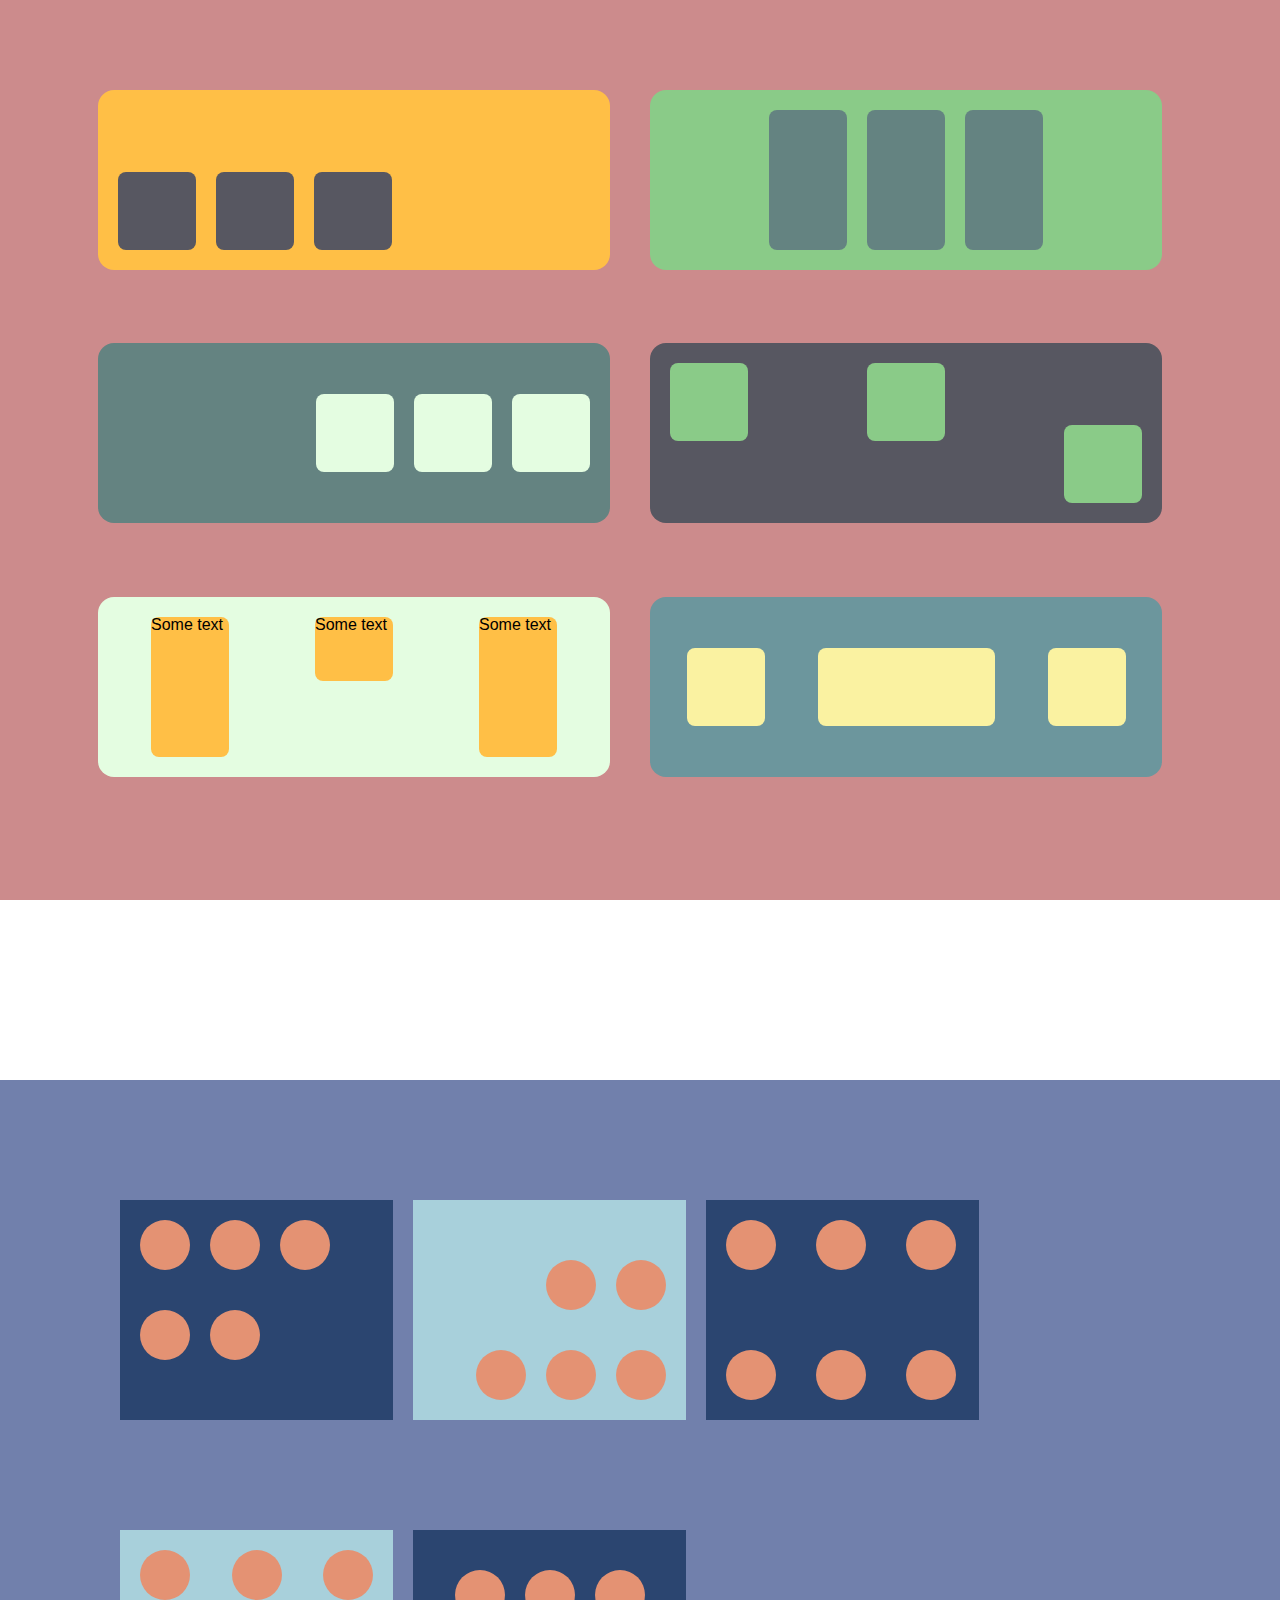
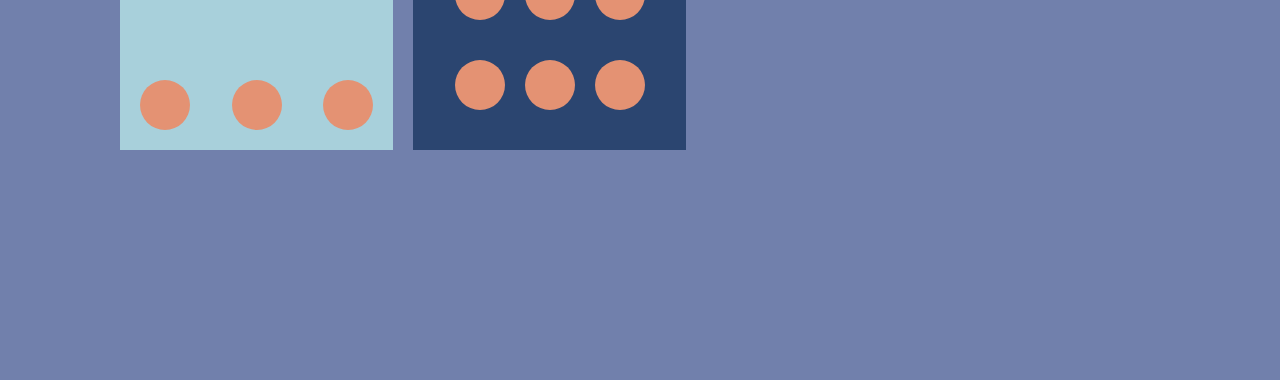
<file: 08_FlexBox/index.html>
<!DOCTYPE html>
<html lang="en">
<head>
    <meta charset="UTF-8">
    <meta name="viewport" content="width=device-width, initial-scale=1.0">
    <title>Document</title>
    <link rel="stylesheet" href="style.css">
</head>
<body>
    <main class="main-container">
        <div class="first-div-container">

            <div class="ribon-div first-ribon-div" >
                <div class="squares-div"></div>
                <div class="squares-div"></div>
                <div class="squares-div"></div>
            </div>

            <div class="ribon-div second-ribon-div">
                <div class="squares-div"></div>
                <div class="squares-div"></div>
                <div class="squares-div"></div>
            </div>

            <div class="ribon-div third-ribon-div">
                <div class="squares-div"></div>
                <div class="squares-div"></div>
                <div class="squares-div"></div>
            </div>

            <div class="ribon-div fourth-ribon-div">
                <div class="squares-div"></div>
                <div class="squares-div"></div>
                <div class="squares-div"></div>
            </div>

            <div class="ribon-div fifth-ribon-div">
                <div class="squares-div"><p>Some text</p></div>
                <div class="squares-div"><p>Some text</p></div>
                <div class="squares-div"><p>Some text</p></div>
            </div>

            <div class="ribon-div sixth-ribon-div">
                <div class="squares-div"></div>
                <div class="squares-div"></div>
                <div class="squares-div"></div>
            </div>
        </div>

        <div class="second-div-container">
            <div class="second-square-div">
                <div class="circle-div"></div>
                <div class="circle-div"></div>
                <div class="circle-div"></div>
                <div class="circle-div"></div>
                <div class="circle-div"></div>
            </div>
            <div class="second-square-div">
                <div class="circle-div"></div>
                <div class="circle-div"></div>
                <div class="circle-div"></div>
                <div class="circle-div"></div>
                <div class="circle-div"></div>
            </div>
            <div class="second-square-div">
                <div class="circle-div" ></div>
                <div class="circle-div" ></div>
                <div class="circle-div" ></div>
                <div class="circle-div" ></div>
                <div class="circle-div" ></div>
                <div class="circle-div" ></div>
            </div>
            <div class="second-square-div">
                <div class="circle-div"></div>
                <div class="circle-div"></div>
                <div class="circle-div"></div>
                <div class="circle-div"></div>
                <div class="circle-div"></div>
                <div class="circle-div"></div>
            </div>
            <div class="second-square-div">
                <div class="circle-div"></div>
                <div class="circle-div"></div>
                <div class="circle-div"></div>
                <div class="circle-div"></div>
                <div class="circle-div"></div>
                <div class="circle-div"></div>
            </div>
        </div>

    </main>
</body>
</html>
</file>
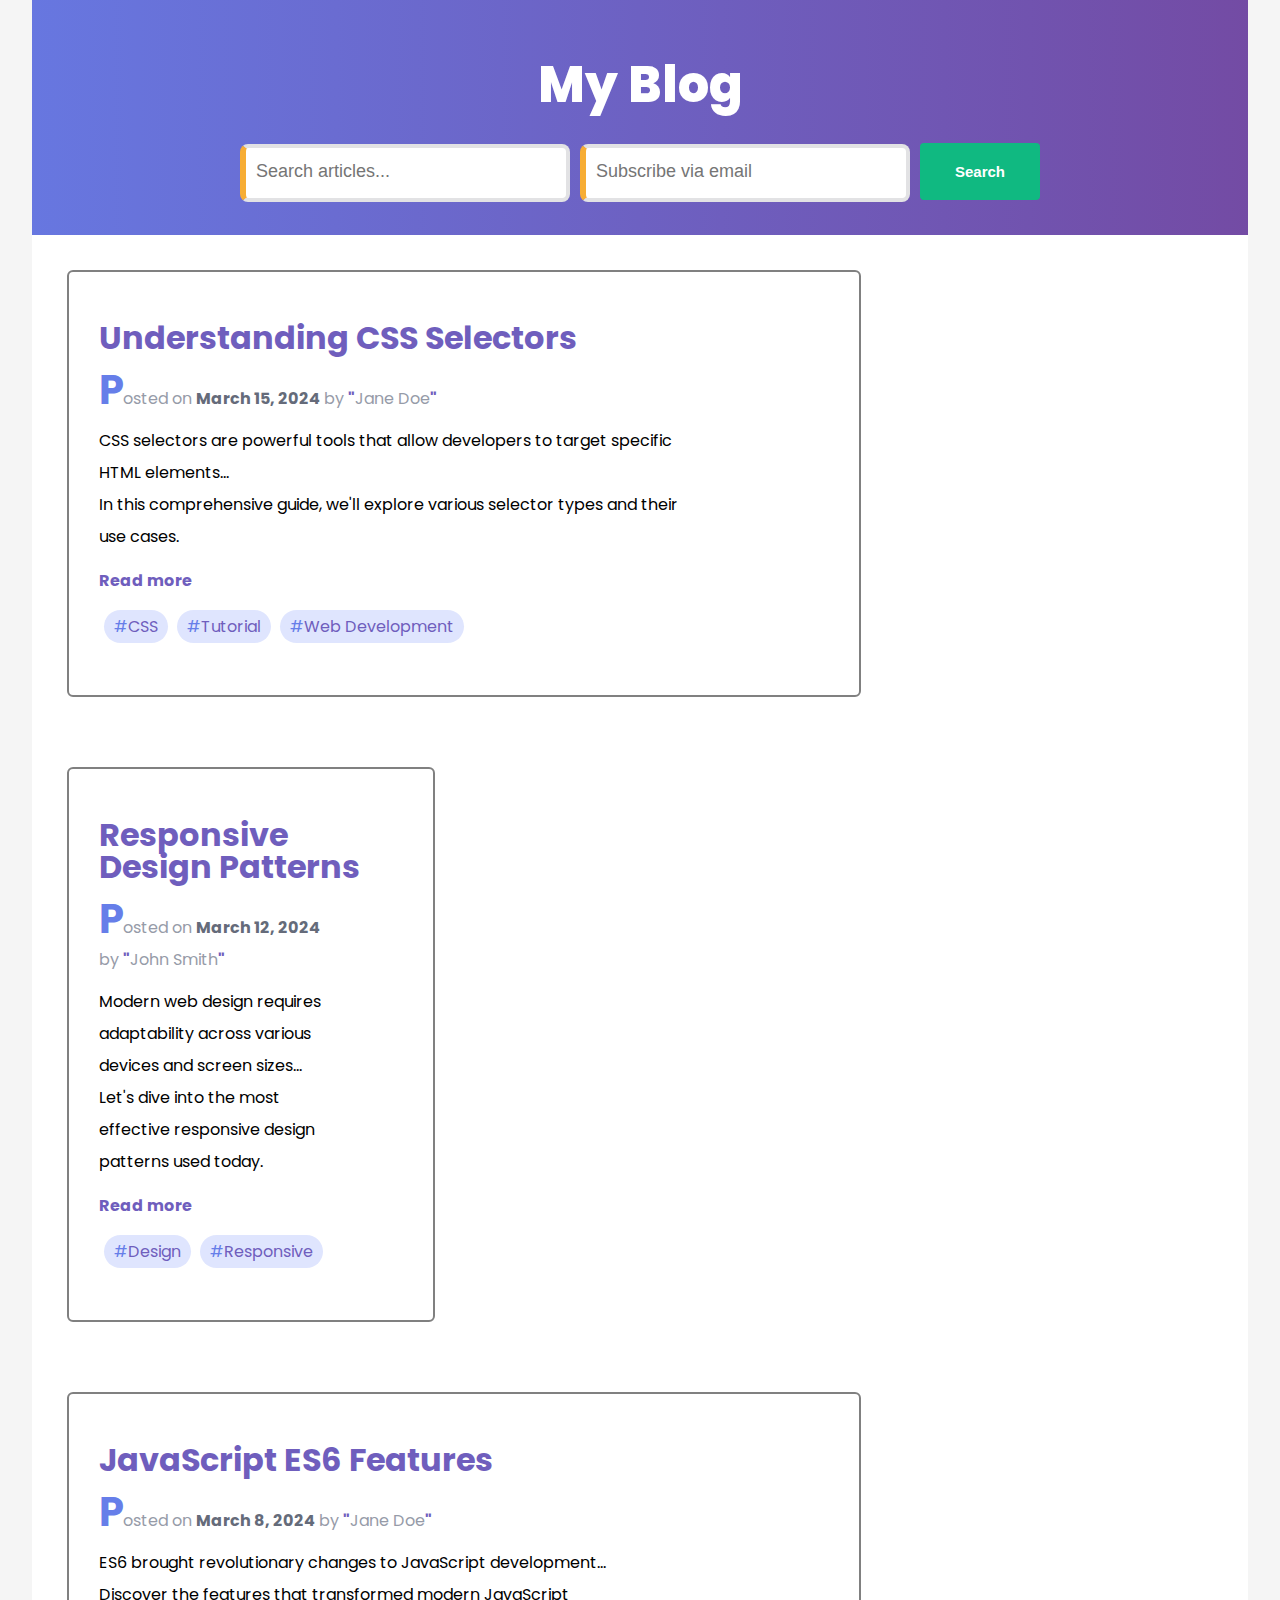
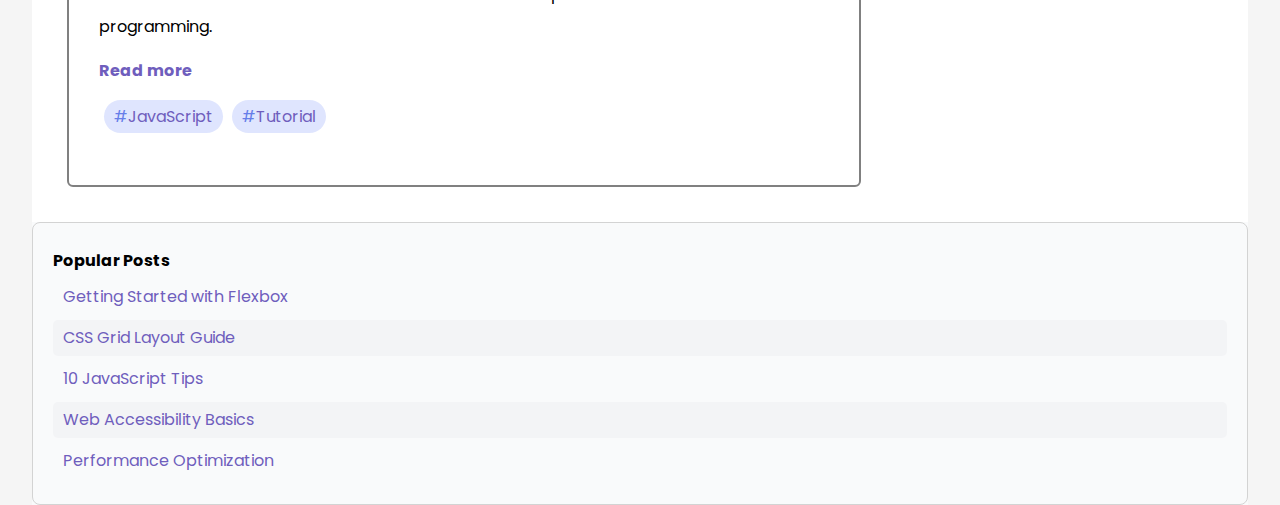
<file: 10_FlexBox/index.html>
<!DOCTYPE html>
<html lang="en">
<head>
    <meta charset="UTF-8">
    <meta name="viewport" content="width=device-width, initial-scale=1.0">
    <title>Blog Dashboard</title>
    <link rel="stylesheet" href="advanced-styles.css">
    
    <!-- Google fonts Poppies -->
    <link rel="preconnect" href="https://fonts.googleapis.com">
    <link rel="preconnect" href="https://fonts.gstatic.com" crossorigin>
    <link href="https://fonts.googleapis.com/css2?family=Poppins:ital,wght@0,100;0,200;0,300;0,400;0,500;0,600;0,700;0,800;0,900;1,100;1,200;1,300;1,400;1,500;1,600;1,700;1,800;1,900&display=swap" rel="stylesheet">
   

</head>
<body>
    <div class="container">
        <header>
            <h1 >My Blog</h1>
            <form class="search-form">
                <input type="text" placeholder="Search articles..." required>
                <input type="email" placeholder="Subscribe via email" required>
                <button type="submit">Search</button>
            </form>
        </header>

        <main>
            <article class="blog-post">
                <h2><a href="#post1">Understanding CSS Selectors</a></h2>
                <p class="meta">Posted on <time>March 15, 2024</time> by <span class="author">Jane Doe</span></p>
                <p>CSS selectors are powerful tools that allow developers to target specific HTML elements...</p>
                <p>In this comprehensive guide, we'll explore various selector types and their use cases.</p>
                <a href="#post1" class="read-more">Read more</a>
                <div class="tags">
                    <span class="tag">CSS</span>
                    <span class="tag">Tutorial</span>
                    <span class="tag">Web Development</span>
                </div>
            </article>

            <article class="blog-post">
                <h2><a href="#post2">Responsive Design Patterns</a></h2>
                <p class="meta">Posted on <time>March 12, 2024</time> by <span class="author">John Smith</span></p>
                <p>Modern web design requires adaptability across various devices and screen sizes...</p>
                <p>Let's dive into the most effective responsive design patterns used today.</p>
                <a href="#post2" class="read-more">Read more</a>
                <div class="tags">
                    <span class="tag">Design</span>
                    <span class="tag">Responsive</span>
                </div>
            </article>

            <article class="blog-post">
                <h2><a href="#post3">JavaScript ES6 Features</a></h2>
                <p class="meta">Posted on <time>March 8, 2024</time> by <span class="author">Jane Doe</span></p>
                <p>ES6 brought revolutionary changes to JavaScript development...</p>
                <p>Discover the features that transformed modern JavaScript programming.</p>
                <a href="#post3" class="read-more">Read more</a>
                <div class="tags">
                    <span class="tag">JavaScript</span>
                    <span class="tag">Tutorial</span>
                </div>
            </article>
        </main>

        <aside>
            <section class="widget">
                <h3>Popular Posts</h3>
                <ul>
                    <li><a href="#popular1">Getting Started with Flexbox</a></li>
                    <li><a href="#popular2">CSS Grid Layout Guide</a></li>
                    <li><a href="#popular3">10 JavaScript Tips</a></li>
                    <li><a href="#popular4">Web Accessibility Basics</a></li>
                    <li><a href="#popular5">Performance Optimization</a></li>
                </ul>
            </section>
        </aside>
    </div>
</body>
</html>
</file>
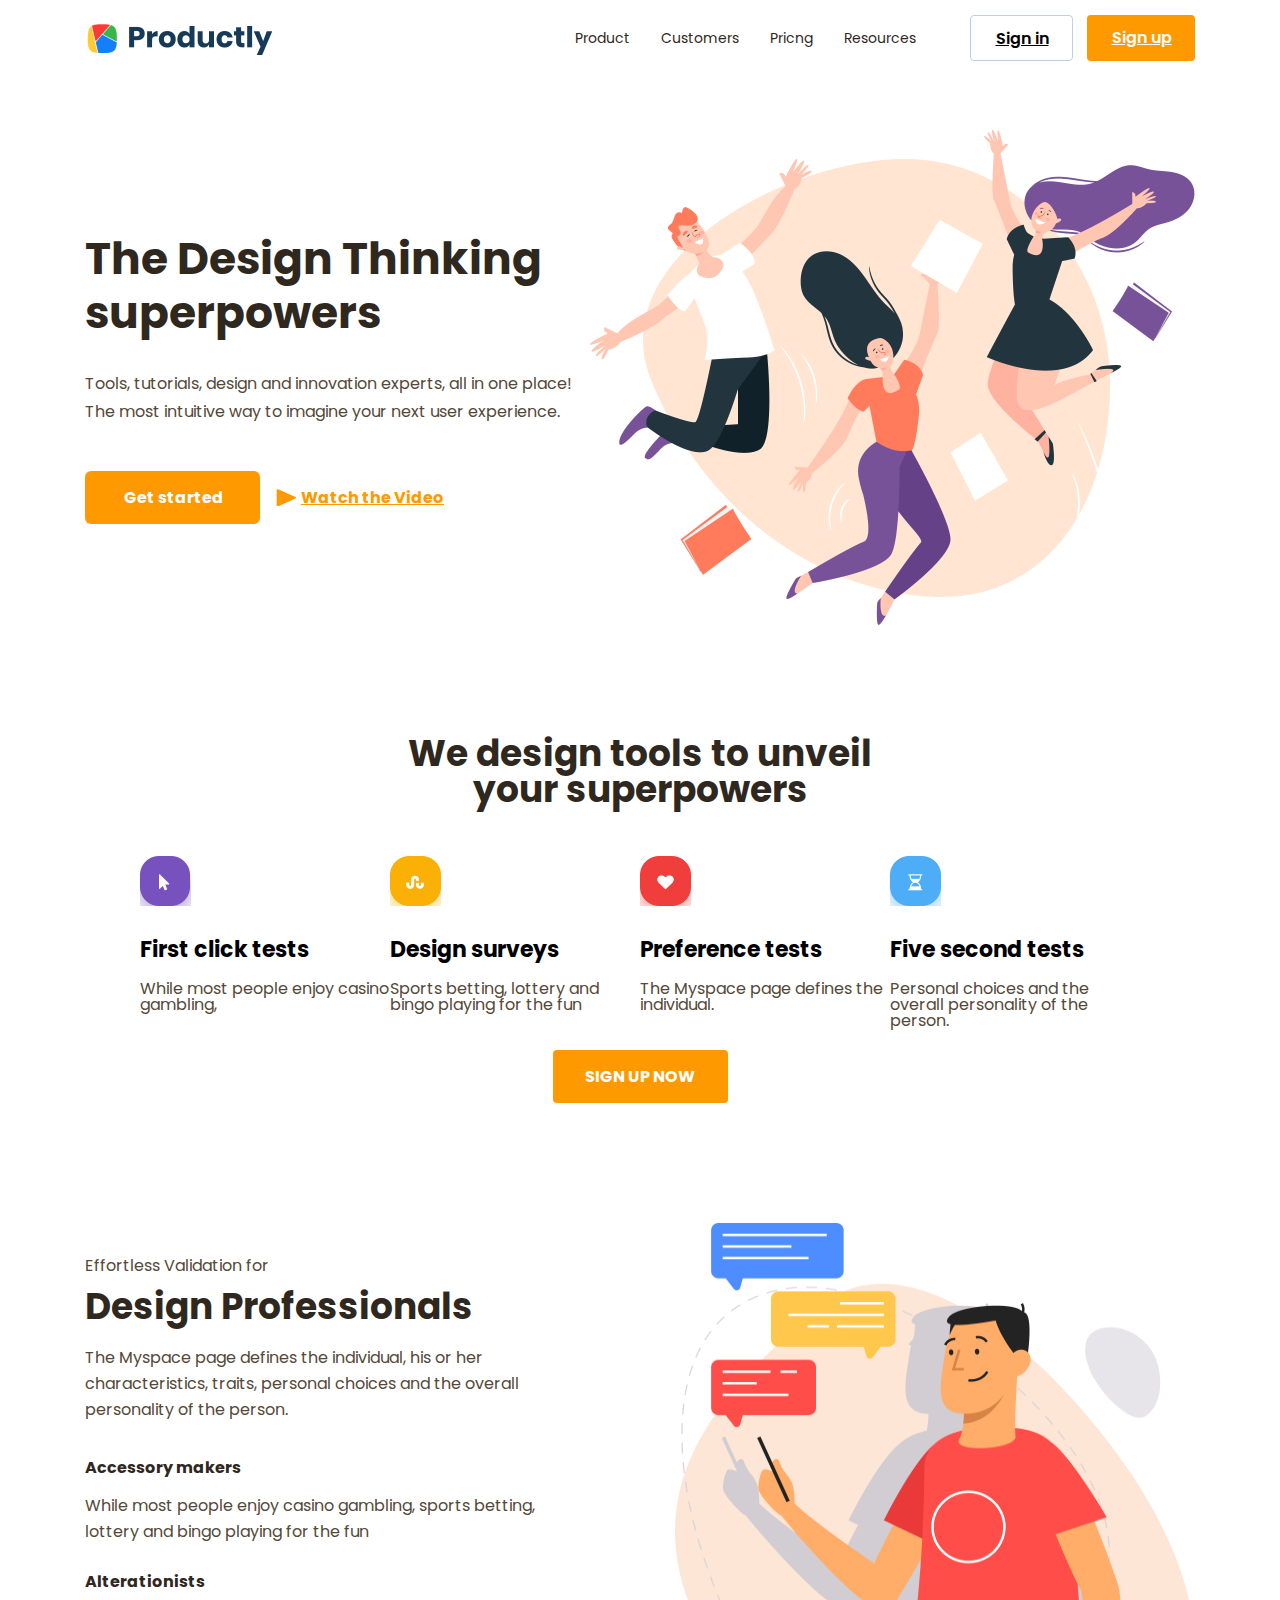
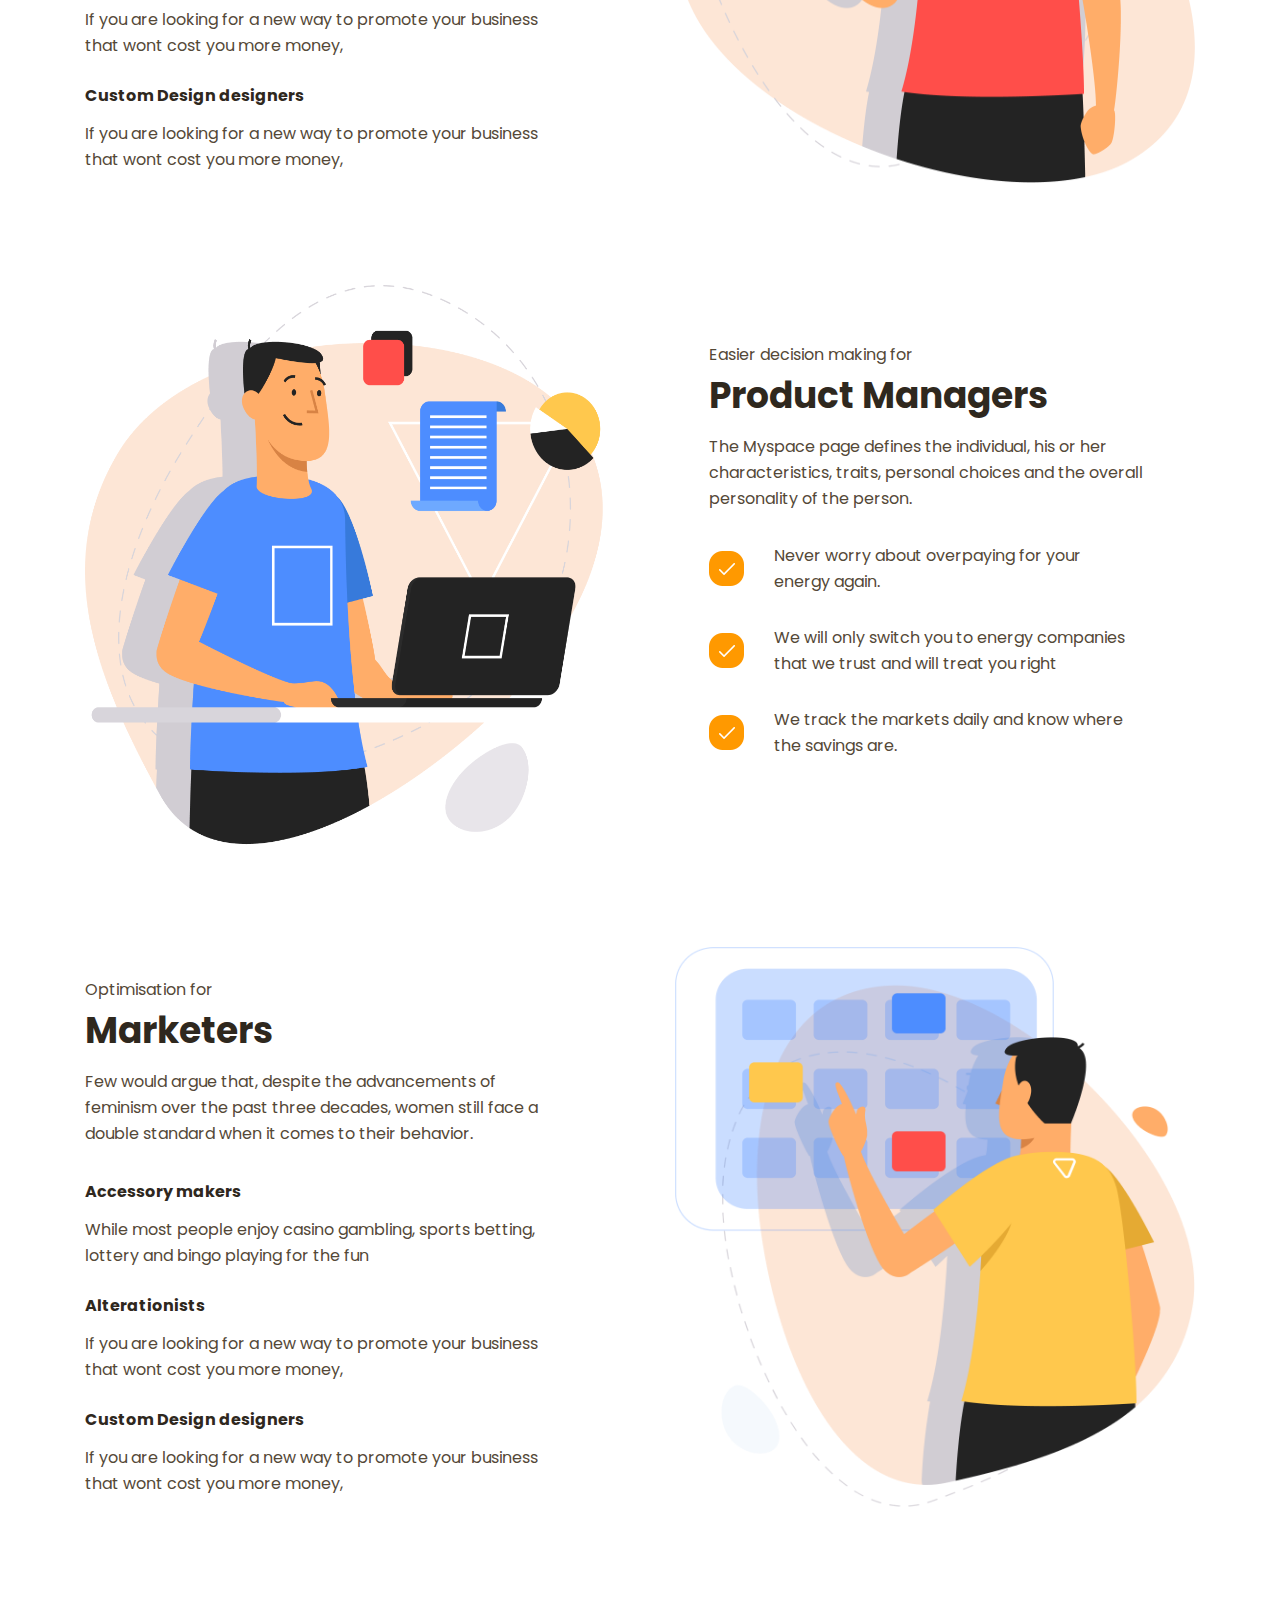
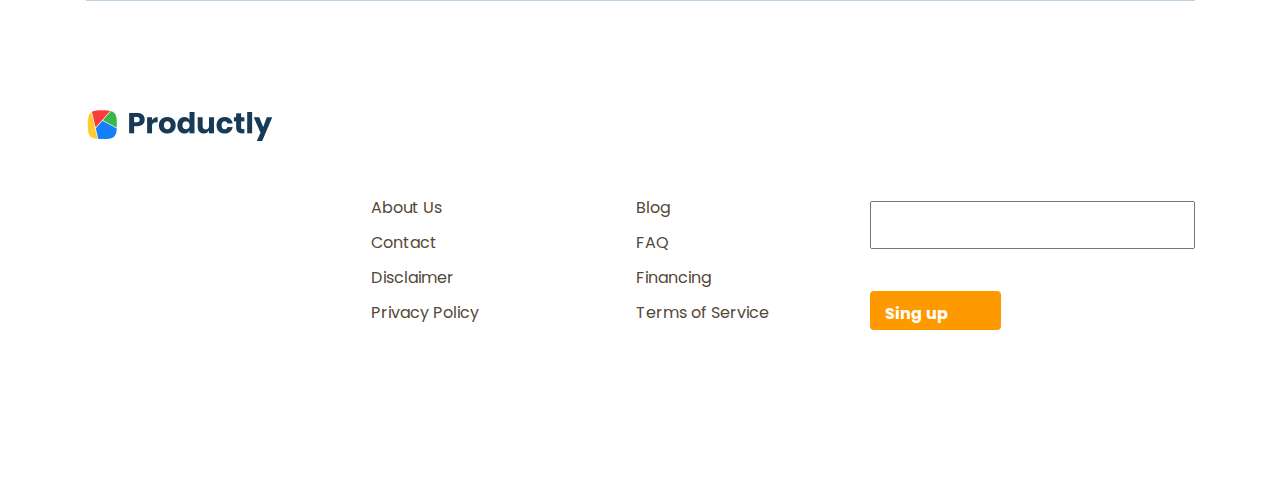
<file: 11_BEM/index.html>
<!DOCTYPE html>
<html lang="en">

<head>
  <meta charset="UTF-8">
  <meta name="viewport" content="width=device-width, initial-scale=1.0">
  <link rel="preconnect" href="https://fonts.googleapis.com">
  <link rel="preconnect" href="https://fonts.gstatic.com" crossorigin>
  <link
    href="https://fonts.googleapis.com/css2?family=Poppins:ital,wght@0,100;0,200;0,300;0,400;0,500;0,600;0,700;0,800;0,900;1,100;1,200;1,300;1,400;1,500;1,600;1,700;1,800;1,900&display=swap"
    rel="stylesheet">
  <link rel="stylesheet" href="style.css">
  <title>Document</title>
</head>

<body>
  <header class="main-header">
    <nav>
      <div class="container">
        <a class="logo" href="#">
          <img class="logo__img" src="./img/logo.png" alt="">
        </a>
        <div class="nav-bar">
          <ul class="nav-bar__list">
            <li class="nav-bar__item"><a class="nav-bar__item-content" href="#">Product</a></li>
            <li class="nav-bar__item"><a class="nav-bar__item-content" href="#">Customers</a></li>
            <li class="nav-bar__item"><a class="nav-bar__item-content" href="#">Pricng</a></li>
            <li class="nav-bar__item"><a class="nav-bar__item-content" href="#">Resources</a></li>
          </ul>
          <a href="#" class="btn btn-alt">Sign in</a>
          <a href="#" class="btn">Sign up</a>
        </div>
      </div>
    </nav>
  </header>

  <main class="main-content">
        <div class="hero">
            <div class="hero__content">
                <h1 class="hero__content-title">The Design Thinking superpowers</h1>
                <p class="hero__content-text">Tools, tutorials, design and innovation experts, all in one place! The most intuitive way to imagine your next user experience.</p>

                <div class="getStarted-div hero__buttons">
                    <a class="btn hero__button" href="#">Get started</a>
                    <div class="video-btn">
                        <img class="video-btn__img" src="./img/article-img/play-button-img.png" alt="#">
                        <a class="video-btn__btn" href="#" >Watch the Video</a>
                    </div>
                </div>
            </div>

            <img class="hero__img" src="./img/article-img/article-img1.png" alt="#">
        </div>

        <div class="sing-up">
            <h2 class="sing-up__title" >We design tools to unveil your superpowers</h2>
            <ul class="sing-up__content">
                <li class="sing-up-bulletpoint">
                    <img class="sing-up-bulletpoint__img" src="./img/singUp-img/img1.png" alt="">
                    <h3 class="sing-up-bulletpoint__title">First click tests</h3>
                    <p class="sing-up-bulletpoint__discription" >While most people enjoy casino gambling,</p>
                </li>
                <li class="sing-up-bulletpoint">
                    <img class="sing-up-bulletpoint__img" src="./img/singUp-img/img2.png" alt="" >
                    <h3 class="sing-up-bulletpoint__title">Design surveys</h3>
                    <p class="sing-up-bulletpoint__discription">Sports betting, lottery and bingo playing for the fun</p>
                </li>
                <li class="sing-up-bulletpoint">
                    <img class="sing-up-bulletpoint__img" src="./img/singUp-img/img3.png" alt="" >
                    <h3 class="sing-up-bulletpoint__title">Preference tests</h3>
                    <p class="sing-up-bulletpoint__discription">The Myspace page defines the individual.</p>
                </li>
                <li class="sing-up-bulletpoint">
                    <img class="sing-up-bulletpoint__img" src="./img/singUp-img/img4.png" alt="" >
                    <h3 class="sing-up-bulletpoint__title">Five second tests</h3>
                    <p class="sing-up-bulletpoint__discription">Personal choices and the overall personality of the person. </p>
                </li>
            </ul>
            <div class="sign-up__btn">
              <a class="sign-up__btn-text" href="#">SIGN UP NOW</a>  
            </div>
        </div>

        <div class="article">
            <div class="article__content">
              <div class="article__description">
                <p class="article__intro">Effortless Validation for</p>
                <h2 class="article__title">Design Professionals</h2>
                <p class="article__text">The Myspace page defines the individual, his or her characteristics, traits, personal choices and the overall personality of the person. </p>
              </div>
                
                <div class="article__section">
                  <h4 class="article__section-title">Accessory makers</h4>
                  <p class="article__section-text">While most people enjoy casino gambling, sports betting, lottery and bingo playing for the fun</p>
                </div>

                <div class="article__section">
                  <h4 class="article__section-title">Alterationists</h4>
                  <p class="article__section-text">If you are looking for a new way to promote your business that wont cost you more money, </p>
                </div>

                <div class="article__section">
                  <h4 class="article__section-title">Custom Design designers</h4>
                  <p class="article__section-text">If you are looking for a new way to promote your business that wont cost you more money, </p>
                </div>
            </div>
            <img class="article__image" src="./img/article-img/article-img2.png" alt="">
        </div>

        <div class="article">
            <div class="article-information">

              <div class="article__description">
                <p class="article__intro">Easier decision making for</p>
                <h2 class="article__title">Product Managers</h2>
                <p class="article__text">The Myspace page defines the individual, his or her characteristics, traits, personal choices and the overall personality of the person. </p>
              </div>
                
                <ul>
                    <li class="bulletpoint">
                        <img class="bulletpoint__image" src="./img/list-img/image.png" alt="#">
                        <p class="article__section-text">Never worry about overpaying for your energy again. </p>
                    </li>
                    <li class="bulletpoint">
                        <img class="bulletpoint__image" src="./img/list-img/image.png" alt="#">
                        <p class="article__section-text">We will only switch you to energy companies that we trust and will treat you right</p>
                    </li>
                    <li class="bulletpoint">
                        <img class="bulletpoint__image" src="./img/list-img/image.png" alt="#">
                        <p class="article__section-text">We track the markets daily and know where the savings are.</p>
                    </li>
                </ul>
            </div>
            <img class="article__image" src="./img/article-img/article-img3.png" alt="#">
        </div>

        <div class="article">
            <div class="article__content">
              <div class="article__description">
                <p class="article__intro">Optimisation for</p>
                <h2 class="article__title">Marketers</h2>
                <p class="article__text">Few would argue that, despite the advancements of feminism over the past three decades, women still face a double standard when it comes to their behavior. </p>
              </div>
                                
                <div class="article__section">
                  <h4 class="article__section-title">Accessory makers</h4>
                  <p class="article__section-text">While most people enjoy casino gambling, sports betting, lottery and bingo playing for the fun</p>
                </div>
                    
                <div class="article__section">
                  <h4 class="article__section-title">Alterationists</h4>
                  <p class="article__section-text">If you are looking for a new way to promote your business that wont cost you more money, </p>
                </div>
                        
                <div class="article__section">
                  <h4 class="article__section-title">Custom Design designers</h4>
                  <p class="article__section-text">If you are looking for a new way to promote your business that wont cost you more money, </p>
                </div>
            </div>
            <img class="article__image" src="./img/article-img/article-img4.png" alt="">
        </div>
  </main>
  <footer class="main-footer">

    <a class="logo footer__logo" href="#">
      <img class="logo__img" src="./img/logo.png" alt="">
    </a>

    <div class="footer__nav">
      <ul class="footer__nav-list">
        <li class="footer__nav-link" ><a class="footer__nav-content" href="#">About Us</a></li>
        <li class="footer__nav-link" ><a class="footer__nav-content" href="#">Blog</a></li>
        <li class="footer__nav-link" ><a class="footer__nav-content" href="#">Contact</a></li>
        <li class="footer__nav-link" ><a class="footer__nav-content" href="#">FAQ</a></li>
        <li class="footer__nav-link" ><a class="footer__nav-content" href="#">Disclaimer</a></li>
        <li class="footer__nav-link" ><a class="footer__nav-content" href="#">Financing</a></li>
        <li class="footer__nav-link" ><a class="footer__nav-content" href="#">Privacy Policy</a></li>
        <li class="footer__nav-link" ><a class="footer__nav-content" href="#">Terms of Service</a></li>
      </ul>
    </div>

    <div class="footer-form">
      <input class="footer-form__input" type="text">
      <a href="#" class="btn footer-form__button">Sing up Now</a>
    </div>
  </footer>
</body>

</html>
</file>
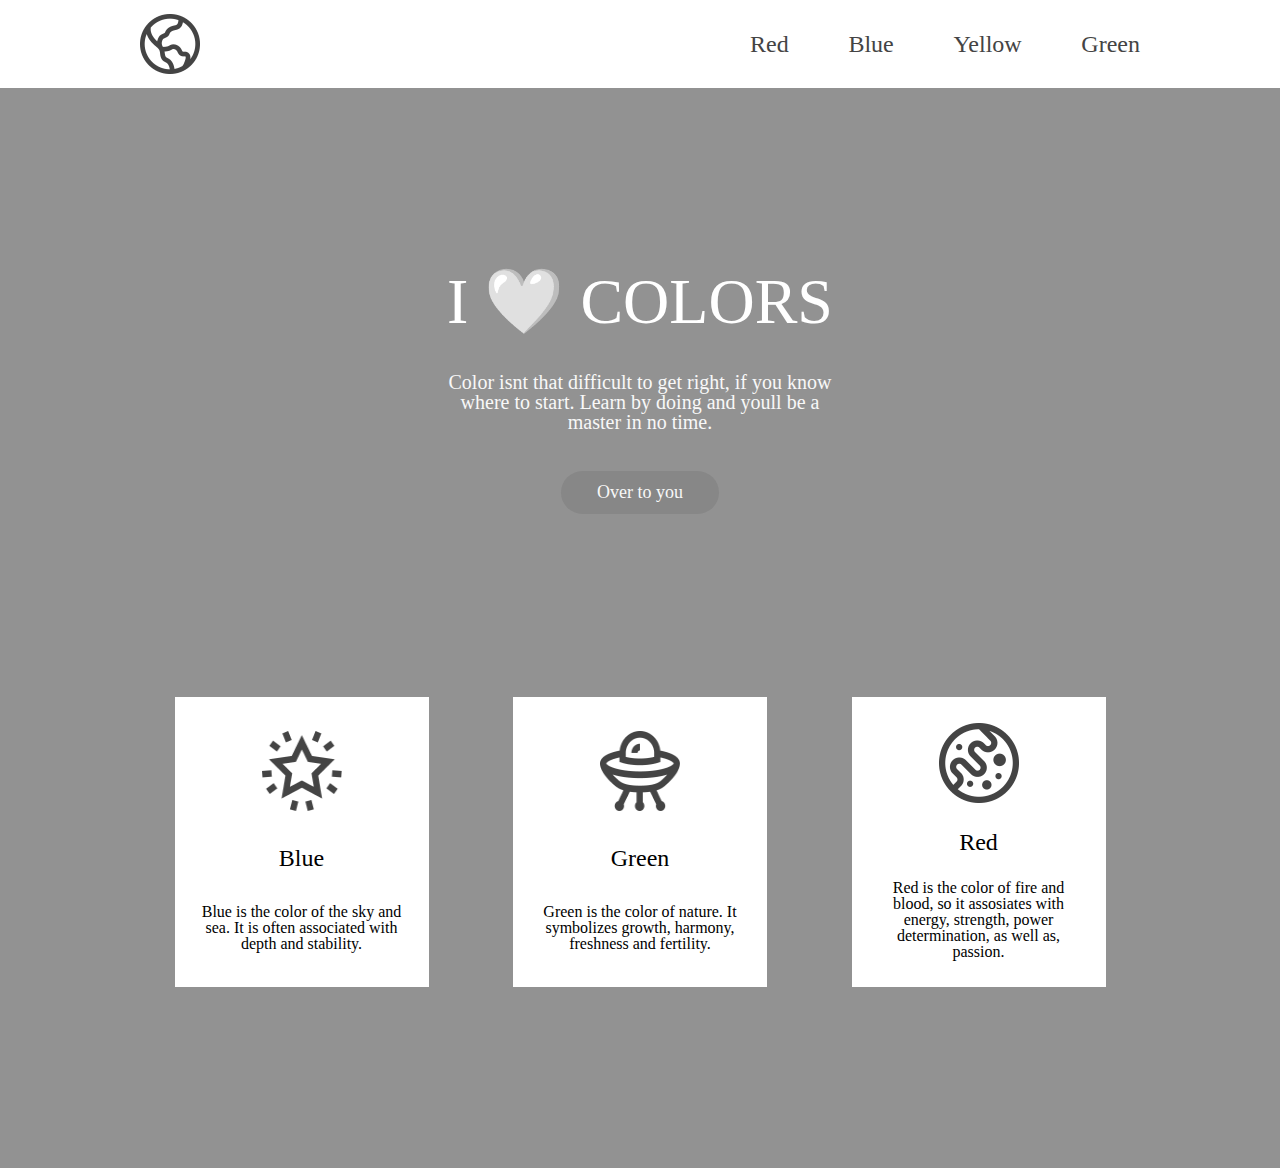
<file: Ligjeratat/Java4/ora1/index.html>
<!DOCTYPE html>
<html lang="en">
<head>
    <meta charset="UTF-8">
    <meta name="viewport" content="width=device-width, initial-scale=1.0">
    <title>Document</title>
    <link rel="stylesheet" href="style.css">
    <link rel="preconnect" href="https://fonts.googleapis.com">
    <link rel="preconnect" href="https://fonts.gstatic.com" crossorigin>
    <link href="https://fonts.googleapis.com/css2?family=Poppins:ital,wght@0,100;0,200;0,300;0,400;0,500;0,600;0,700;0,800;0,900;1,100;1,200;1,300;1,400;1,500;1,600;1,700;1,800;1,900&family=Roboto:ital,wght@0,100..900;1,100..900&display=swap" rel="stylesheet">
</head>
<body>
    <header class="header">
        <a class="header__logo-link" href="#"><img class="header__logo" src="img/logo.png" alt=""></a>
        <ul class="nav">
            <li class="nav__item">Red</li>
            <li class="nav__item">Blue</li>
            <li class="nav__item">Yellow</li>
            <li class="nav__item">Green</li>
        </ul>
    </header>

    <main class="container">
        <div class="hero">
            <h1 class="hero__title">I 🤍 COLORS</h1>
            <p class="hero__description">Color isnt that difficult to get right, if you know where to start. Learn by doing and youll be a master in no time.</p>
            <a class="hero__button" href="#">Over to you</a>
        </div>

        <div class="cards">
            <div class="cards__card">
                <img src="img/card__img/star.png" alt="" class="cards__card-img">
                <h2 class="cards_card-title">Blue</h2>
                <p class="cards__card-text">Blue is the color of the sky and sea. It is often associated with depth  and stability.</p>
            </div>
            <div class="cards__card">
                <img src="img/card__img/spaceship.png" alt="" class="cards__card-img">
                <h2 class="cards_card-title">Green</h2>
                <p class="cards__card-text">Green is the color of nature. It symbolizes growth, harmony, freshness and fertility.</p>
            </div>
            <div class="cards__card">
                <img src="img/card__img/cookie.png" alt="" class="cards__card-img">
                <h2 class="cards_card-title">Red</h2>
                <p class="cards__card-text">Red is the color of fire and blood, so it assosiates with energy, strength, power determination, as well as, passion.</p>
            </div>
        </div>
    </main>
</body>
</html>
</file>
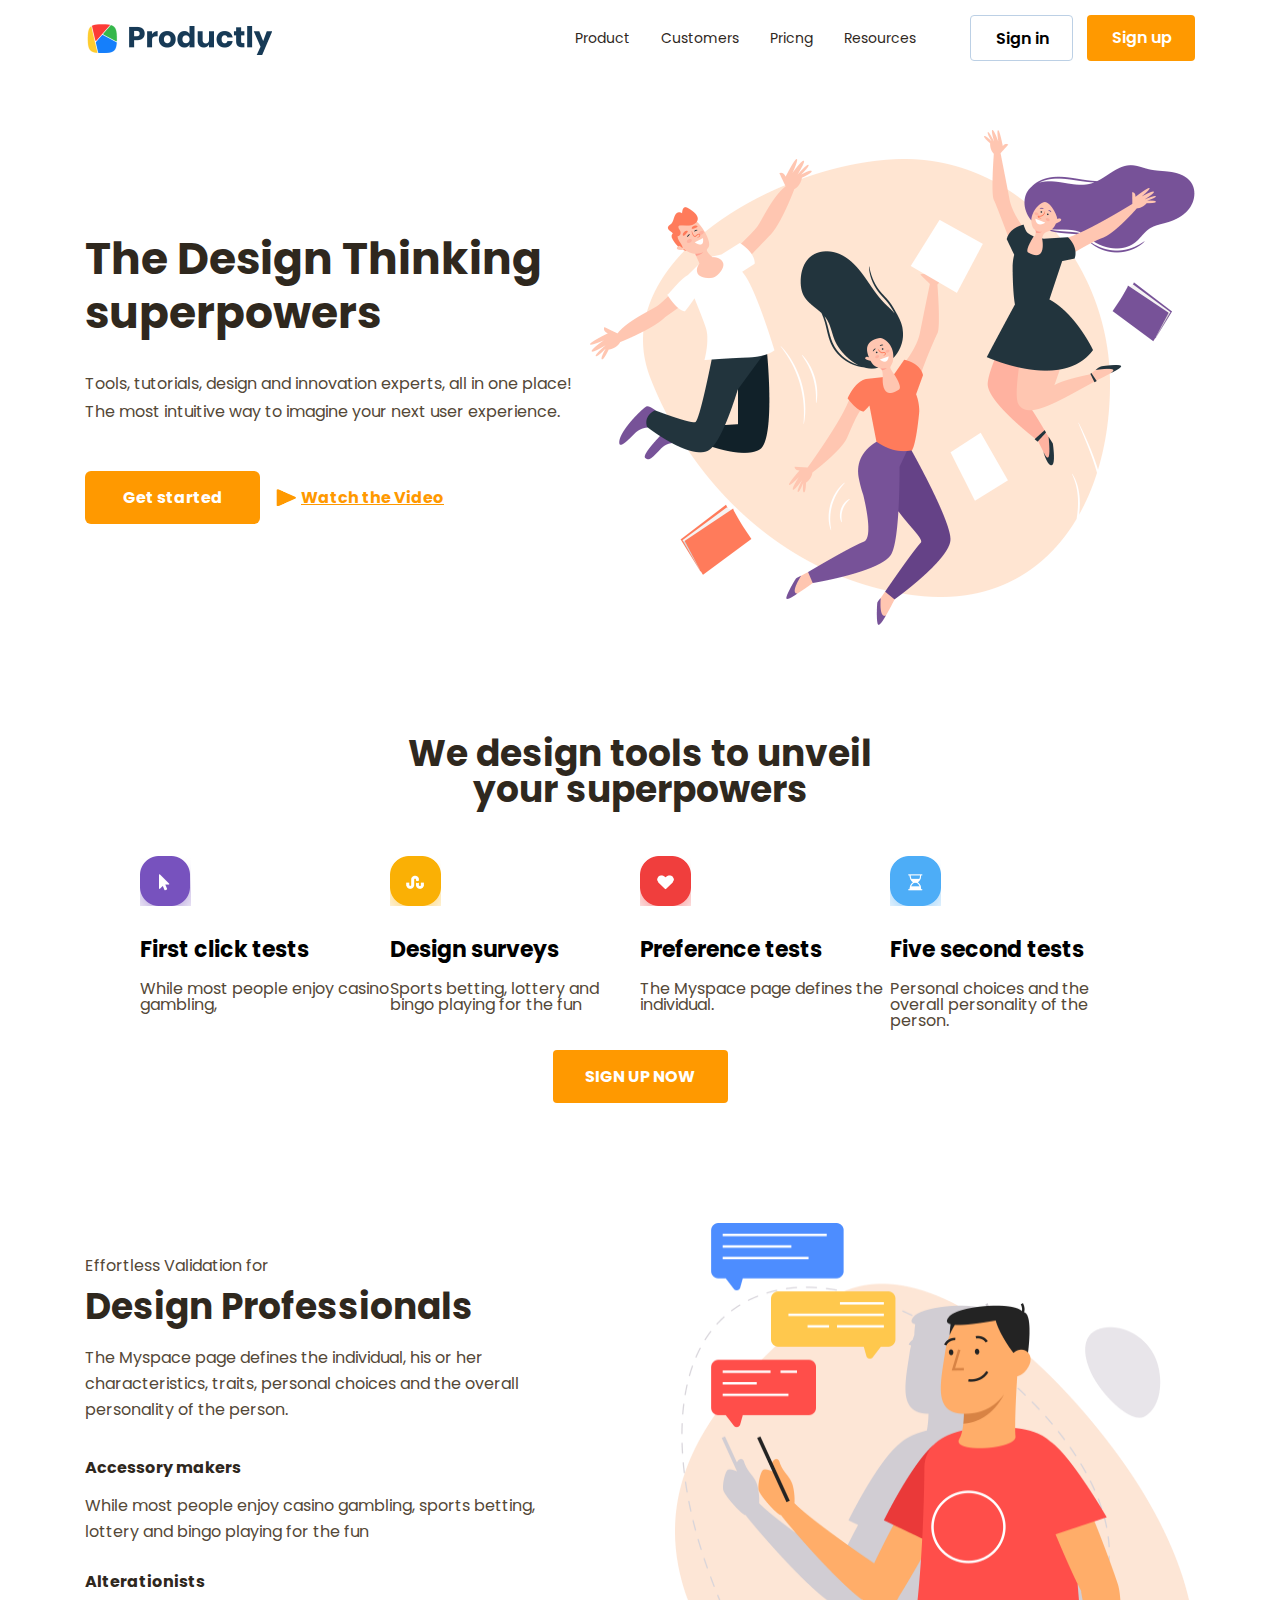
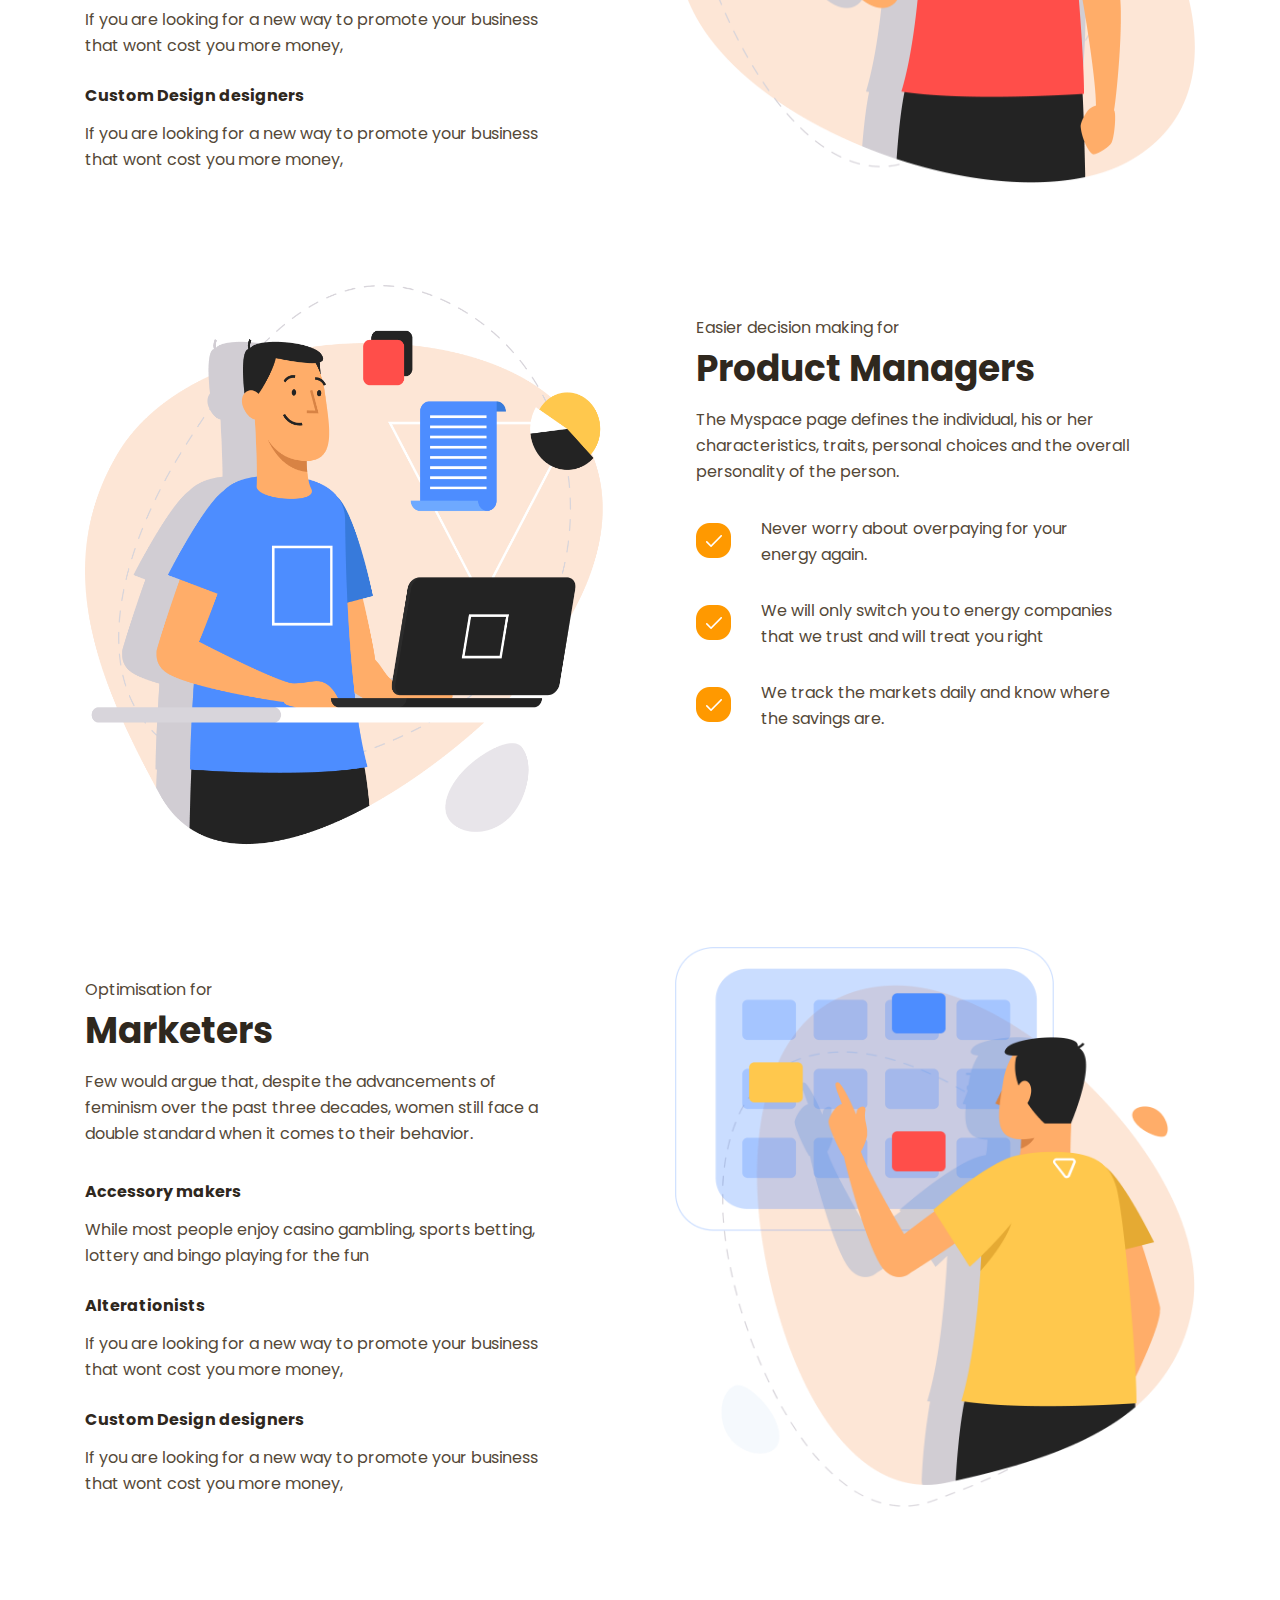
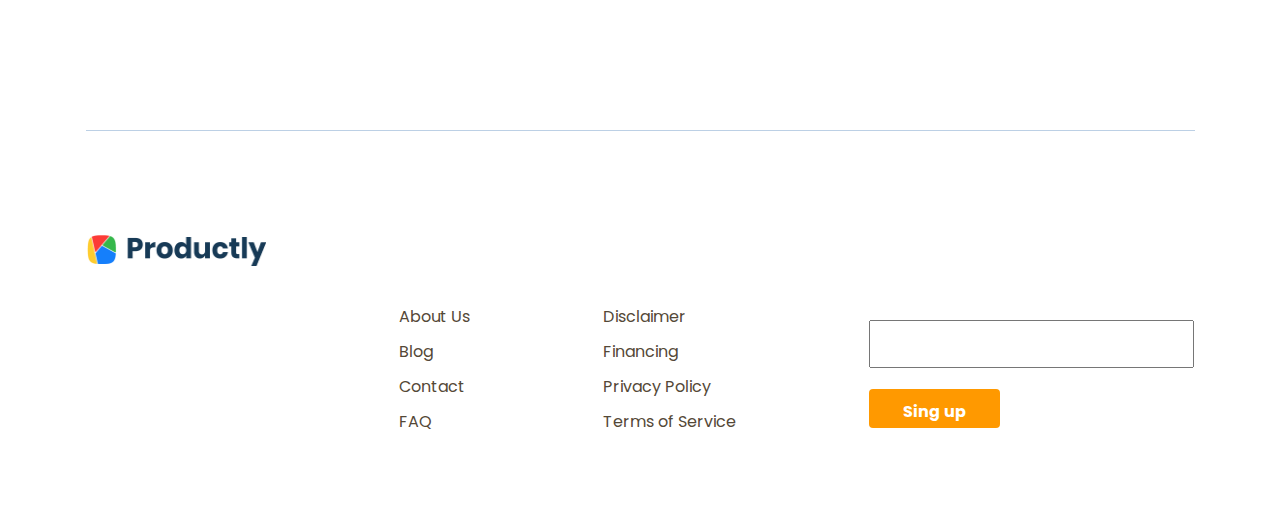
<file: 08_FIGMA/ingex.html>
<!DOCTYPE html>
<html lang="en">

<head>
  <meta charset="UTF-8">
  <meta name="viewport" content="width=device-width, initial-scale=1.0">
  <link rel="preconnect" href="https://fonts.googleapis.com">
  <link rel="preconnect" href="https://fonts.gstatic.com" crossorigin>
  <link
    href="https://fonts.googleapis.com/css2?family=Poppins:ital,wght@0,100;0,200;0,300;0,400;0,500;0,600;0,700;0,800;0,900;1,100;1,200;1,300;1,400;1,500;1,600;1,700;1,800;1,900&display=swap"
    rel="stylesheet">
  <link rel="stylesheet" href="style.css">
  <title>Document</title>
</head>

<body>
  <header class="main-header">
    <nav>
      <div class="container">
        <a class="logo" href="#">
          <img src="./img/logo.png" alt="">
        </a>
        <div class="nav-bar">
          <ul>
            <li><a href="#">Product</a></li>
            <li><a href="#">Customers</a></li>
            <li><a href="#">Pricng</a></li>
            <li><a href="#">Resources</a></li>
          </ul>
          <a href="#" class="btn btn-alt">Sign in</a>
          <a href="#" class="btn">Sign up</a>
        </div>
      </div>
    </nav>
  </header>

  <main class="main-content">
    <div class="main-container">
        <div class="introduction-article-div">
            <div class="introduction-article-div-information">
                <h1>The Design Thinking superpowers</h1>
                <p>Tools, tutorials, design and innovation experts, all in one place! The most intuitive way to imagine your next user experience.</p>
                <div class="getStarted-div">
                    <div id="get_started_btn">
                        <a href="#">Get started</a>
                    </div>
                    <div id="video_btn">
                        <img src="./img/article-img/play-button-img.png" alt="">
                        <a href="#" >Watch the Video</a>
                    </div>
                </div>
            </div>

            <img src="./img/article-img/article-img1.png" alt="">
        </div>

        <div class="sign-up-div">
            <h2>We design tools to unveil your superpowers</h2>
            <ul>
                <li>
                    <img src="./img/singUp-img/img1.png" alt="" class="sign-up-div__img">
                    <h3>First click tests</h3>
                    <p>While most people enjoy casino gambling,</p>
                </li>
                <li>
                    <img src="./img/singUp-img/img2.png" alt="" class="sign-up-div__img">
                    <h3>Design surveys</h3>
                    <p>Sports betting, lottery and bingo playing for the fun</p>
                </li>
                <li>
                    <img src="./img/singUp-img/img3.png" alt="" class="sign-up-div__img">
                    <h3>Preference tests</h3>
                    <p>The Myspace page defines the individual.</p>
                </li>
                <li>
                    <img src="./img/singUp-img/img4.png" alt="" class="sign-up-div__img">
                    <h3>Five second tests</h3>
                    <p>Personal choices and the overall personality of the person. </p>
                </li>
            </ul>
            <div class="sign-up-btn-div">
              <a href="#">SIGN UP NOW</a>  
            </div>
        </div>

        <div class="article-div">
            <div class="article-div-information">
              <div class="article-div-information-data-first">
                <p>Effortless Validation for</p>
                <h2>Design Professionals</h2>
                <p>The Myspace page defines the individual, his or her characteristics, traits, personal choices and the overall personality of the person. </p>
              </div>
                
                <div class="article-div-information-data">
                  <h4>Accessory makers</h4>
                  <p>While most people enjoy casino gambling, sports betting, lottery and bingo playing for the fun</p>
                </div>

                <div class="article-div-information-data">
                  <h4>Alterationists</h4>
                  <p>If you are looking for a new way to promote your business that wont cost you more money, </p>
                </div>

                <div class="article-div-information-data">
                  <h4>Custom Design designers</h4>
                  <p>If you are looking for a new way to promote your business that wont cost you more money, </p>
                </div>
                
                
                            </div>
            <img class="artivle-div-img" src="./img/article-img/article-img2.png" alt="">
        </div>

        <div class="article-div">
            <div class="article-div-information">

              <div class="article-div-information-data-first">
                <p>Easier decision making for</p>
                <h2>Product Managers</h2>
                <p>The Myspace page defines the individual, his or her characteristics, traits, personal choices and the overall personality of the person. </p>
              </div>
                
                <ul>
                    <li>
                        <div class="list-img"><img src="./img/list-img/image.png" alt=""></div>
                        <p>Never worry about overpaying for your energy again. </p>
                    </li>
                    <li>
                        <div class="list-img"><img src="./img/list-img/image.png" alt=""></div>
                        <p>We will only switch you to energy companies that we trust and will treat you right</p>
                    </li>
                    <li>
                        <div class="list-img"><img src="./img/list-img/image.png" alt=""></div>
                        <p>We track the markets daily and know where the savings are.</p>
                    </li>
                </ul>
            </div>
            <img class="artivle-div-img" src="./img/article-img/article-img3.png" alt="">
        </div>

        <div class="article-div">
            <div class="article-div-information">
              <div class="article-div-information-data-first">
                <p>Optimisation for</p>
                <h2>Marketers</h2>
                <p>Few would argue that, despite the advancements of feminism over the past three decades, women still face a double standard when it comes to their behavior. </p>
              </div>
                                
                <div class="article-div-information-data">
                  <h4>Accessory makers</h4>
                  <p>While most people enjoy casino gambling, sports betting, lottery and bingo playing for the fun</p>
                </div>
                    
                <div class="article-div-information-data">
                  <h4>Alterationists</h4>
                  <p>If you are looking for a new way to promote your business that wont cost you more money, </p>
                </div>
                        
                <div class="article-div-information-data">
                  <h4>Custom Design designers</h4>
                  <p>If you are looking for a new way to promote your business that wont cost you more money, </p>
                </div>

              </div>
            <img class="artivle-div-img" src="./img/article-img/article-img4.png" alt="">
        </div>

    </div>
  </main>
  <footer class="main-footer">

    <div><img src="./img/logo.png" alt=""></div>

    <div class="footer-links-list">
      <ul>
        <li><a href="#">About Us</a></li>
        <li><a href="#">Blog</a></li>
        <li><a href="#">Contact</a></li>
        <li><a href="#">FAQ</a></li>
      </ul>
    </div>

    <div class="footer-links-list">
      <ul>
        <li><a href="#">Disclaimer</a></li>
        <li><a href="#">Financing</a></li>
        <li><a href="#">Privacy Policy</a></li>
        <li><a href="#">Terms of Service</a></li>
      </ul>
    </div>

    <div class="footer-links-list">
      <input type="text">
      <a href="#" class="btn last-btn">Sing up Now</a>
    </div>
  </footer>
</body>

</html>
</file>
<file: 08_FlexBox/style.css>
html, body, div, span, applet, object, iframe,
h1, h2, h3, h4, h5, h6, p, blockquote, pre,
a, abbr, acronym, address, big, cite, code,
del, dfn, em, img, ins, kbd, q, s, samp,
small, strike, strong, sub, sup, tt, var,
b, u, i, center,
dl, dt, dd, ol, ul, li,
fieldset, form, label, legend,
table, caption, tbody, tfoot, thead, tr, th, td,
article, aside, canvas, details, embed, 
figure, figcaption, footer, header, hgroup, 
menu, nav, output, ruby, section, summary,
time, mark, audio, video {
	margin: 0;
	padding: 0;
	border: 0;
	font-size: 100%;
	font: inherit;
	vertical-align: baseline;
}
/* HTML5 display-role reset for older browsers */
article, aside, details, figcaption, figure, 
footer, header, hgroup, menu, nav, section {
	display: block;
}
body {
	line-height: 1;
}
ol, ul {
	list-style: none;
}
blockquote, q {
	quotes: none;
}
blockquote:before, blockquote:after,
q:before, q:after {
	content: '';
	content: none;
}
table {
	border-collapse: collapse;
	border-spacing: 0;
}
/*  */

* {
  box-sizing: border-box;
}

body {
  font-family: 'Poppins',sans-serif;
  font-size: 16px;
}


.container {
  max-width: 1109px;
  width: 100%;
  margin: 0 auto;
  display: block;
}

.main-header {
  float: left;
  width:100%;
  padding-top: 15px;
  padding-bottom: 17px;
  margin-bottom: 30px;
}

.logo {
  float:left;
  margin-top: 8px;
}

.logo>img {
    height: 32px;
}

.nav-bar {
  float: right;
  font-size: 14px;
  line-height: 2em;
}

.nav-bar ul {
  float: left;
  margin-right: 54px;
  padding-top: 9px;
}

.nav-bar a {
  color: #2F281E;
  text-decoration: none;
}

.nav-bar li {
  display: inline-block;
  margin-right: 27px;
}

.nav-bar li:last-child {
  margin-right: 0;
}

.btn {
  font-size: 16px;
  padding: 0 23px 0 25px;
  line-height: 46px;
  height: 46px;
  float: left;
  background: #FF9900;
  color: #fff !important;
  border-radius: 4px;
  font-weight: 600;
  margin-right: 14px;
}

.btn-alt {
background: transparent;
color: black !important;
border: 1px solid #BCD0E5;

}
.btn:last-child {
  margin-right: 0;
}

/* =================== main style ================= */

main {
    width: 100vw;
    height: 220vh;
}

.first-div-container {
    width: 100vw;
    height: 100vh;
    padding: 90px 98px;
    margin-bottom: 20vh;
    background-color: #CC8B8C;
    display: flex;
    flex-direction: row;
    flex-wrap: wrap;
    row-gap: 40px;
    column-gap: 40px;
}

.ribon-div {
    width: 40vw;
    height: 20vh;
    padding: 20px;
    border-radius: 16px;
    display: flex;
    flex-direction: row;
    gap: 20px;
}

.first-ribon-div {
    background-color: #FFBF46;
    align-items: end;
}

.second-ribon-div {
    background-color: #8ACB88;
    align-items: stretch;
    justify-content: center;
}

.third-ribon-div {
    background-color: #648381;
    align-items: center;
    justify-content: end;
}

.fourth-ribon-div {
    background-color: #575761;
    justify-content: space-between;
}

.fifth-ribon-div {
    background-color: #E4FDE1;
    align-items: stretch;
    justify-content: space-around;
}

.sixth-ribon-div{
    background-color: #6C969D;
    align-items: center;
    justify-content: space-around;
}

.squares-div {
    width: 78px;
    border-radius: 8px;
}

.first-ribon-div .squares-div {
    height: 78px;
    background-color: #575761;
}

.second-ribon-div .squares-div {
    background-color: #648381;
}

.third-ribon-div .squares-div {
    height: 78px;
    background-color: #E4FDE1;
}

.fourth-ribon-div .squares-div {
    height: 78px;
    background-color: #8ACB88;
}

.fourth-ribon-div .squares-div:nth-child(3) {
    align-self: flex-end;
}

.fifth-ribon-div .squares-div{
    background-color: #FFBF46;
    align-items: baseline;
}

.fifth-ribon-div .squares-div:nth-child(2) {
    height: 64px;
}

.sixth-ribon-div .squares-div {
    height: 78px;
    width: 78px;
    background-color: #FAF2A1;
}

.sixth-ribon-div .squares-div:nth-child(2) {
    flex-grow: 0.5;
}



/* =================================================================== */
.second-div-container {
    width: 100vw;
    height: 100vh;
    padding: 120px;
    background-color: #7180AC;
    display: flex;
    flex-direction: row;
    flex-wrap: wrap;
    column-gap: 20px;
}

.second-square-div {
    width: 273px;
    height: 220px;
    padding: 20px;
    background-color: #fff;
    column-gap: 20px;
}

.second-square-div:nth-child(odd) {
    background-color: #2B4570;
}

.second-square-div:nth-child(even) {
    background-color: #A8D0DB;
}

.second-square-div:nth-child(1) {
    display: flex;
    flex-direction: row;
    flex-wrap: wrap;
}

.second-square-div:nth-child(2) {
    display: flex;
    flex-direction: row-reverse;
    align-items: end;
    flex-wrap: wrap-reverse;
    
}

.second-square-div:nth-child(3) {
    display: flex;
    flex-direction: row;
    flex-wrap: wrap;
    row-gap: 80px;
    column-gap: 40px;
}

.second-square-div:nth-child(4) {
    display: flex;
    flex-direction: row;
    flex-wrap: wrap;
    align-items: center;
    justify-content: space-between;
    row-gap: 80px;
    column-gap: 40px;
}

.second-square-div:nth-child(5) {
    display: flex;
    flex-direction: row;
    flex-wrap: wrap;
    align-items: center;
    justify-content: center;
}




.circle-div { 
    width: 50px;
    height: 50px;
    background-color: #E49273;
    border-radius: 50%;
    margin: 0px;
    padding: 0px;
}
</file>
<file: 11_BEM/style.css>
html, body, div, span, applet, object, iframe,
h1, h2, h3, h4, h5, h6, p, blockquote, pre,
a, abbr, acronym, address, big, cite, code,
del, dfn, em, img, ins, kbd, q, s, samp,
small, strike, strong, sub, sup, tt, var,
b, u, i, center,
dl, dt, dd, ol, ul, li,
fieldset, form, label, legend,
table, caption, tbody, tfoot, thead, tr, th, td,
article, aside, canvas, details, embed, 
figure, figcaption, footer, header, hgroup, 
menu, nav, output, ruby, section, summary,
time, mark, audio, video {
	margin: 0;
	padding: 0;
	border: 0;
	font-size: 100%;
	font: inherit;
	vertical-align: baseline;
}
/* HTML5 display-role reset for older browsers */
article, aside, details, figcaption, figure, 
footer, header, hgroup, menu, nav, section {
	display: block;
}
body {
	line-height: 1;
}
ol, ul {
	list-style: none;
}
blockquote, q {
	quotes: none;
}
blockquote:before, blockquote:after,
q:before, q:after {
	content: '';
	content: none;
}
table {
	border-collapse: collapse;
	border-spacing: 0;
}
/*  */

* {
  box-sizing: border-box;
}

body {
  font-family: 'Poppins',sans-serif;
  font-size: 16px;
  padding-bottom: 80px;
}


.container {
  max-width: 1109px;
  width: 100%;
  margin: 0 auto;
  display: block;
}

.main-header {
  float: left;
  width:100%;
  padding-top: 15px;
  padding-bottom: 17px;
  margin-bottom: 30px;
}

.logo {
  float:left;
  margin-top: 8px;
}

.logo__img {
    height: 32px;
}

.nav-bar {
  float: right;
  font-size: 14px;
  line-height: 2em;
}

.nav-bar__list {
  float: left;
  margin-right: 54px;
  padding-top: 9px;
}

.nav-bar__item-content {
  color: #2F281E;
  text-decoration: none;
}

.nav-bar__item {
  display: inline-block;
  margin-left: 27px;
}

.btn {
  font-size: 16px;
  padding: 0 23px 0 25px;
  line-height: 46px;
  height: 46px;
  float: left;
  background: #FF9900;
  color: #fff !important;
  border-radius: 4px;
  font-weight: 600;
  margin-right: 14px;
}

.btn-alt {
background: transparent;
color: black !important;
border: 1px solid #BCD0E5;

}
.btn:last-child {
  margin-right: 0;
}

/* ================= main-CSS ==================== */

.main-content {
  padding-top: 80px;
  max-width: 1110px;
  width: 100%;
  height: 3200px;
  margin: 0 auto;
  display: block; 
}

.hero {
  width: 100%;
  margin: 50px 0;
  display: flex;
  flex-direction: row;
  align-items: center;
}


.article {
  width: 100%;
  margin: 102px 0;
  display: flex;
  flex-direction: row;
  align-items: center;
  justify-content: space-between;
}

.article__content {
  width: 45%;
  height: 500px;
  /* padding: 100px 0; */
  display: flex;
  flex-direction: column;
}

.article__description{
  width: 486px;
  height: 181px;
  margin-bottom: 20px;
}

.article__title{
  line-height: auto;
  font-size: 36px;
  font-weight: bold;
  color: #2F281E;
  margin: 10px 0 20px 0;
}

.article__section {
  width: 486px;
  height: 90px;
  margin: 12px 0;
}

.article__section-title {
  line-height: 26px;
  font-size: 16px;
  font-weight: bold;
  color: #2F281E;
  margin-bottom: 12px;
}

.article__section-text {
  font-size: 16px;
  line-height: 26px;
  color: #544837;
}
/* ==================== p element ================================= */

.hero__content-title {
    line-height: 54px;
    font-size: 44px;
    font-weight: bold;
    color: #2F281E;
}

.hero__content-text {
  font-size: 16px;
  text-align: top;
  color: #544837;
  line-height: 28px;
  margin: 0;
  margin: 30px 0 45px 0;
}


.article__intro, .article__text {
    font-size: 16px;
    text-align: top;
    color: #544837;
    line-height: 26px;
    margin: 0;
}

/* ====================================================================== */

.hero__content-buttons {
    display: flex;
    flex-direction: row;
}

.hero__button {
  width: 175px;
  height: 53px;
  border-radius: 6px;
  display: flex;
  align-items: center;
  justify-content: center;
  margin: 0 10px 0 0;
  text-decoration: none;
  font-weight: bold;
  font-size: 16px;
  line-height: auto;
}

.video-btn {
    width: 175px;
    height: 53px;
    background-color: #FFFFFF;
    border-radius: 6px;
    display: flex;
    align-items: center;
    justify-content: center;
}

.video-btn__img {
    width: 20px;
    height: 17px;
    margin: 5px;
}

.video-btn__btn {
    font-weight: bold;
    font-size: 16px;
    line-height: auto;
    color: #FF9900;
}

.hero__img {
    width: 605px;
    height: 496px;
}

.article__image {
  width: 520px;
  height: 560px;
}


/* ================================== sign-up-div ===================================== */

.sing-up {
    display: flex;
    flex-direction: column;
    align-items: center;
    margin: 110px 0 120px 0;
}

.sing-up__title {
    width: 540px;
    height: 110px;
    font-weight: bold;
    font-size: 36px;
    text-align: center;
    color: #2F281E;
}

.sing-up__content{
    display: flex;
    flex-direction: row;
    align-items: center;
    justify-content: space-evenly;
}

.sing-up-bulletpoint {
    width: 250px;
    height: 204px;
}

.sing-up-bulletpoint__img {
    width: 51px;
    height: 50px;
    margin: 10px 0;
}

.sing-up-bulletpoint__title {
    font-weight: bold;
    font-size: 22px;  
    margin: 20px 0;
}

.sing-up-bulletpoint__discription {
    color: #544837;
}

.sign-up__btn {
    width: 175px;
    height: 53px;
    background-color: #FF9900;
    display: flex;
    align-items: center;
    justify-content: center;
    border-radius: 4px;
}

.sign-up__btn-text {
    text-decoration: none;
    font-weight: bold;
    color: #FFFFFF;
    font-size: 16px;
}

/* ============================= */

.article:nth-child(4) {
  display: flex;  
  flex-direction: row-reverse;
}

.bulletpoint{
  width: 430px;
  height: 52px;
  display: flex;
  flex-direction: row;
  align-items: center;
  margin-bottom: 30px;
}

.bulletpoint__image {
  width: 35px;
  height: 35px;
  margin-right: 30px;
}

/* .list-img>img {
  width: 35px;
  height: 35px;
  margin-right: 30px;
} */

/* ===================== Footer style ============================ */

.main-footer {
  width: 1109px;
  height: 330px;
  border-top: 1px solid #BCD0E5;
  margin: 0 auto;
  padding-top: 100px;
  margin-bottom: 83px;
  display: flex;
  flex-direction: row;
  align-items: end;
  justify-content: space-between;
}

.footer__logo {
  align-self: flex-start;
}

.footer__nav {
  width: 400px;
  height: 140px;
}

.footer__nav-list {
  width: 400px;
  height: 140px;
  display: flex;
  flex-direction: row;
  flex-wrap: wrap;
  column-gap: 130px;
}

.footer__nav-link {
  width: 135px;
}

.main-footer>div>ul>li>a {
  line-height: 35px;
  font-size: 16px;
  text-decoration: none;
  color: #544837;
}

.footer-form {
  width: 325px;
  height: 200px;
  display: flex;
  flex-direction: column;
  justify-content: end;
  gap: 21px;
}

.footer-form__input {
  width: 325px;
  height: 48px;
  margin: 21px 0;
}

.footer-form__button {
  width: 131px;
  height: 39px;
  padding: 0 15px;
  text-decoration: none;
  font-size: 16px;
  font-weight: bold;
}
</file>
<file: Ligjeratat/Java4/ora1/style.css>
html, body, div, span, applet, object, iframe,
h1, h2, h3, h4, h5, h6, p, blockquote, pre,
a, abbr, acronym, address, big, cite, code,
del, dfn, em, img, ins, kbd, q, s, samp,
small, strike, strong, sub, sup, tt, var,
b, u, i, center,
dl, dt, dd, ol, ul, li,
fieldset, form, label, legend,
table, caption, tbody, tfoot, thead, tr, th, td,
article, aside, canvas, details, embed, 
figure, figcaption, footer, header, hgroup, 
menu, nav, output, ruby, section, summary,
time, mark, audio, video {
	margin: 0;
	padding: 0;
	border: 0;
	font-size: 100%;
	font: inherit;
	vertical-align: baseline;
}
/* HTML5 display-role reset for older browsers */
article, aside, details, figcaption, figure, 
footer, header, hgroup, menu, nav, section {
	display: block;
}
body {
	line-height: 1;
}
ol, ul {
	list-style: none;
}
blockquote, q {
	quotes: none;
}
blockquote:before, blockquote:after,
q:before, q:after {
	content: '';
	content: none;
}
table {
	border-collapse: collapse;
	border-spacing: 0;
}

/* ================================= */

.header {
    height: 88px;
    padding: 0 140px;
    display: flex;
    flex-direction: row;
    align-items: center;
    justify-content: space-between;
}

.header__logo-link {
    width: 60px;
    height: 60px;
    float: left;
}

.nav {
    width: 390px;
    height: 60px;
    display: flex;
    flex-direction: row;
    align-items: center;
    justify-content: space-between;
}

.header__logo {
    width: 60px;
    height: 60px;
    float: left;
}

/* .nav__list {
    width: 390px;
    float: right;
    display: flex;
    flex-direction: row;
    align-items: center;
    justify-content: space-between;
} */

.nav__item {
    font-size: 24px;
    align-content: center;
    color: #444444;
}

/* ================================= */

.container {
    height: 100vh;
    background-color: #929292;
    padding: 90px;
    display: flex;
    flex-direction: column;
    align-items: center;
    justify-content: space-around;
}


.hero {
    width: 400px;
    height: 244px;
    display: flex;
    flex-direction: column;
    align-items: center;
    justify-content: space-between;
}

.hero__title {
    font-size: 64px;
    color: #FFFFFF;
    
}

.hero__description {
    font-size: 20px;
    text-align: center;
    color: #F8F8F8;
}

.hero__button {
    padding: 3px 36px;
    line-height: 37px;
    text-decoration: none;
    color: #F8F8F8;
    font-size: 18px;
    background-color: #878787;
    border-radius: 40px;
}

.cards {
    width: 100%;
    display: flex;
    flex-direction: row;
    align-items: center;
    justify-content: space-evenly;
}

.cards__card {
    width: 200px;
    height: 290px;
    padding: 0 27px;
    display: flex;
    flex-direction: column;
    align-items: center;
    justify-content: space-evenly;
    background-color: #FFFFFF;
    box-shadow: #878787;
}

.cards__card-img {
    width: 80px;
    height: 80px;
}

.cards_card-title {
    font-size: 24px;
}

.cards__card-text {
    text-align: center;
}
</file>
<file: 08_FIGMA/style.css>
html, body, div, span, applet, object, iframe,
h1, h2, h3, h4, h5, h6, p, blockquote, pre,
a, abbr, acronym, address, big, cite, code,
del, dfn, em, img, ins, kbd, q, s, samp,
small, strike, strong, sub, sup, tt, var,
b, u, i, center,
dl, dt, dd, ol, ul, li,
fieldset, form, label, legend,
table, caption, tbody, tfoot, thead, tr, th, td,
article, aside, canvas, details, embed, 
figure, figcaption, footer, header, hgroup, 
menu, nav, output, ruby, section, summary,
time, mark, audio, video {
	margin: 0;
	padding: 0;
	border: 0;
	font-size: 100%;
	font: inherit;
	vertical-align: baseline;
}
/* HTML5 display-role reset for older browsers */
article, aside, details, figcaption, figure, 
footer, header, hgroup, menu, nav, section {
	display: block;
}
body {
	line-height: 1;
}
ol, ul {
	list-style: none;
}
blockquote, q {
	quotes: none;
}
blockquote:before, blockquote:after,
q:before, q:after {
	content: '';
	content: none;
}
table {
	border-collapse: collapse;
	border-spacing: 0;
}
/*  */

* {
  box-sizing: border-box;
}

body {
  font-family: 'Poppins',sans-serif;
  font-size: 16px;
}


.container {
  max-width: 1109px;
  width: 100%;
  margin: 0 auto;
  display: block;
}

.main-header {
  float: left;
  width:100%;
  padding-top: 15px;
  padding-bottom: 17px;
  margin-bottom: 30px;
}

.logo {
  float:left;
  margin-top: 8px;
}

.logo>img {
    height: 32px;
}

.nav-bar {
  float: right;
  font-size: 14px;
  line-height: 2em;
}

.nav-bar ul {
  float: left;
  margin-right: 54px;
  padding-top: 9px;
}

.nav-bar a {
  color: #2F281E;
  text-decoration: none;
}

.nav-bar li {
  display: inline-block;
  margin-right: 27px;
}

.nav-bar li:last-child {
  margin-right: 0;
}

.btn {
  font-size: 16px;
  padding: 0 23px 0 25px;
  line-height: 46px;
  height: 46px;
  float: left;
  background: #FF9900;
  color: #fff !important;
  border-radius: 4px;
  font-weight: 600;
  margin-right: 14px;
}

.btn-alt {
background: transparent;
color: black !important;
border: 1px solid #BCD0E5;

}
.btn:last-child {
  margin-right: 0;
}

/* ================= main-CSS ==================== */

.main-content {
    padding-top: 80px;
}

.main-container {
  max-width: 1110px;
  width: 100%;
  height: 3200px;
  margin: 0 auto;
  display: block;   
}

.introduction-article-div {
    width: 100%;
    margin: 50px 0;
    display: flex;
    flex-direction: row;
    align-items: center;
}

.article-div {
    width: 100%;
    margin: 102px 0;
    display: flex;
    flex-direction: row;
    align-items: center;
    justify-content: space-between;
}

.article-div-information {
    width: 45%;
    height: 500px;
    /* padding: 100px 0; */
    display: flex;
    flex-direction: column;
}

.article-div-information-data-first {
  width: 486px;
  height: 181px;
  margin-bottom: 20px;
}

.article-div-information-data-first>h2{
    line-height: auto;
    font-size: 36px;
    font-weight: bold;
    color: #2F281E;
    margin: 10px 0 20px 0;
}


.article-div-information-data {
  width: 486px;
  height: 90px;
  margin: 12px 0;
}

.article-div-information-data>h4 {
  line-height: 26px;
  font-size: 16px;
  font-weight: bold;
  color: #2F281E;
  margin-bottom: 12px;
}

.article-div-information p {
  font-size: 16px;
  line-height: 26px;
  color: #544837;
}
/* ==================== p element ================================= */

.introduction-article-div-information>h1 {
    line-height: 54px;
    font-size: 44px;
    font-weight: bold;
    color: #2F281E;
}

.introduction-article-div-information>p {
  font-size: 16px;
  text-align: top;
  color: #544837;
  line-height: 28px;
  margin: 0;
  margin: 30px 0 45px 0;
}


.article-div-information>p {
    font-size: 16px;
    text-align: top;
    color: #544837;
    line-height: 26px;
    margin: 0;
}

/* ====================================================================== */

.getStarted-div {
    display: flex;
    flex-direction: row;

}

#get_started_btn {
    width: 175px;
    height: 53px;
    background-color: #FF9900;
    border-radius: 6px;
    display: flex;
    align-items: center;
    justify-content: center;
    margin: 0 10px 0 0;
}

#get_started_btn>a {
    text-decoration: none;
    font-weight: bold;
    font-size: 16px;
    line-height: auto;
    color: #FFFFFF;
}

#video_btn {
        width: 175px;
    height: 53px;
    background-color: #FFFFFF;
    border-radius: 6px;
    display: flex;
    align-items: center;
    justify-content: center;
}

#video_btn>img {
    width: 20px;
    height: 17px;
    margin: 5px;
}

#video_btn>a {
    font-weight: bold;
    font-size: 16px;
    line-height: auto;
    color: #FF9900;
}

.introduction-article-div img {
    width: 605px;
    height: 496px;
}

.article-div img {
  width: 520px;
  height: 560px;
}


/* ================================== sign-up-div ===================================== */

.sign-up-div {
    display: flex;
    flex-direction: column;
    align-items: center;
    margin: 110px 0 120px 0;
}

.sign-up-div>h2 {
    width: 540px;
    height: 110px;
    font-weight: bold;
    font-size: 36px;
    text-align: center;
    color: #2F281E;
}

.sign-up-div__img {
    width: 51px;
    height: 50px;
    margin: 10px 0;
}

.sign-up-div h3 {
    font-weight: bold;
    font-size: 22px;  
    margin: 20px 0;
}

.sign-up-div p {
    color: #544837;
}

.sign-up-div li {
    width: 250px;
    height: 204px;
}

.sign-up-div>ul{
    display: flex;
    flex-direction: row;
    align-items: center;
    justify-content: space-evenly;
}

.sign-up-btn-div {
    width: 175px;
    height: 53px;
    background-color: #FF9900;
    display: flex;
    align-items: center;
    justify-content: center;
    border-radius: 4px;
}

.sign-up-btn-div>a {
    text-decoration: none;
    font-weight: bold;
    color: #FFFFFF;
    font-size: 16px;
}

.article-div:nth-child(4) {
  display: flex;  
  flex-direction: row-reverse;
}

.article-div:nth-child(4) li{
  width: 430px;
  height: 52px;
  display: flex;
  flex-direction: row;
  align-items: center;
  margin-bottom: 30px;

}

.list-img>img {
  width: 35px;
  height: 35px;
  margin-right: 30px;
}

/* ===================== Footer style ============================ */

.main-footer {
  width: 1109px;
  height: 308px;
  border-top: 1px solid #BCD0E5;
  margin: 0 auto;
  padding-top: 103px;
  margin-bottom: 83px;
  display: flex;
  flex-direction: row;
  justify-content: space-between;
}

.main-footer img {
  width: 180px;
  height: 32px;
}

.footer-links-list {
  height: 205px;
  padding-top: 65px;
}

.main-footer>div>ul {
  display: flex;
  flex-direction: column;
}

.main-footer>div>ul>li>a {
  line-height: 35px;
  font-size: 16px;
  text-decoration: none;
  color: #544837;
}

.footer-links-list:last-child{
  display: flex;
  flex-direction: column;
  width: 325px;
  height: 200px;
}

.footer-links-list:last-child>input {
  width: 325px;
  height: 48px;
  margin: 21px 0;
}

.last-btn {
  width: 131px;
  height: 39px;
  padding: 0 15px;
  text-decoration: none;
  text-align: center;
  font-size: 16px;
  font-weight: bold;
}
</file>
<file: 10_FlexBox/advanced-styles.css>
/* http://meyerweb.com/eric/tools/css/reset/ 
   v2.0 | 20110126
   License: none (public domain)
*/

html, body, div, span, applet, object, iframe,
h1, h2, h3, h4, h5, h6, p, blockquote, pre,
a, abbr, acronym, address, big, cite, code,
del, dfn, em, img, ins, kbd, q, s, samp,
small, strike, strong, sub, sup, tt, var,
b, u, i, center,
dl, dt, dd, ol, ul, li,
fieldset, form, label, legend,
table, caption, tbody, tfoot, thead, tr, th, td,
article, aside, canvas, details, embed, 
figure, figcaption, footer, header, hgroup, 
menu, nav, output, ruby, section, summary,
time, mark, audio, video {
	margin: 0;
	padding: 0;
	border: 0;
	font-size: 100%;
	font: inherit;
	vertical-align: baseline;
}
/* HTML5 display-role reset for older browsers */
article, aside, details, figcaption, figure, 
footer, header, hgroup, menu, nav, section {
	display: block;
}
body {
	line-height: 1;
}
ol, ul {
	list-style: none;
}
blockquote, q {
	quotes: none;
}
blockquote:before, blockquote:after,
q:before, q:after {
	content: '';
	content: none;
}
table {
	border-collapse: collapse;
	border-spacing: 0;
}


/* ===== Kimis Style  ======= */

body {
    width: 95vw;
    margin: 0px 2.5vw;
    background-color: hsl(0, 0%, 96.1%);
    font-family: 'Poppins', sans-serif;
}

.container {
    background-color: hsl(210, 20%, 98%);
}

header {
    padding: 30px;
    background-image: linear-gradient(to right, hsl(232.1, 66.1%, 64.1%) , hsl(267, 37.2%, 46.9%));
    display: flex;
    flex-direction: column;
    align-items: center;
    justify-content: space-between;
}

h1 {
    color: white;
    font-weight: 800;
    font-size: 50px;
    margin: 30px;
}

.search-form input {
    margin: 3px;
    padding: 10px;
    width: 300px;
    height: 30px;

    border-width: 4px;
    border-radius: 8px;
    border-style: solid;
    border-color: hsl(240, 3.6%, 89%);

    border-left-width: 6px;
    border-left-color: hsl(37.2, 92.4%, 58.6%);
}

.search-form input::placeholder {
    font-size: 18px;
}

.search-form button {
    width: 120px;
    height: 57px;
    margin: 3px;
    font-size: 15px;
    background-color: hsl(160.1, 84.1%, 39.4%);
    border-style: none;
    border-radius: 4px;
    color: white;
    font-weight: bold;
}

/* ================ Main style ============================= */

main {
    /* padding: 35px; */
    background-color: #fff;
    display: flex;
    flex-direction: row;
    flex-wrap: wrap;
}

.blog-post {
    height: auto;
    width: 60%;
    margin: 35px 0 35px 35px;
    border: 2px solid gray;
    border-radius: 6px;
    padding: 30px;
    display: block;
}

.blog-post p {
    line-height: 2em;
    width: 80%;
}

.blog-post:hover {
    border: 3px solid hsl(250.7, 41.9%, 55.5%);
    background-image: linear-gradient(to right, #f0f4ff , #fefefe);
    background-color: #f0f4ff;
}

.blog-post:nth-child(even) {
    max-width: 25%;
}

.blog-post>h2 {
    margin: 20px 0;
}

.blog-post>h2>a {
    text-decoration: none;
    font-weight: bold;
    font-size: 32px;
    /* margin: 20px; */
    /* padding: 10px; */
    color: hsl(250.7, 41.9%, 55.5%);
}

.meta {
    margin: 10px;
    margin-left: 0px;
    color: hsl(223.3, 9.4%, 62.4%);
}

.meta::first-letter {
    color: hsl(229, 74.9%, 65.7%);
    font-size: 40px;
    font-weight: bold;
}

/* main article > p {
    margin: 10px;
    margin-left: 0px;
} */

.meta>time {
    color: hsl(222.9, 9.4%, 43.7%);
    font-weight: bold;
}

.meta span::before {
    content: "\"";
    font-weight: bold;
    color: hsl(250.7, 41.9%, 55.5%);
}

.meta span::after {
    content: "\"";
    font-weight: bold;
    color: hsl(250.7, 41.9%, 55.5%);

}

.blog-post:nth-child(odd)>p:first-child {
    text-indent: 2em;
}

.read-more {
    display: block;
    text-decoration: none;
    color: hsl(250.7, 41.9%, 55.5%);
    font-weight: bold;
    margin: 20px 0;
}

.tags {
    margin: 30px 0;
}

.tag {
    color: hsl(250.7, 41.9%, 55.5%);
    background-color: hsl(228.4, 93.9%, 93.5%);
    padding: 5px 10px;
    margin-left: 5px;
    border-radius: 20px;
}

.tag:hover {
    background-color: hsl(43.2, 95.7%, 54.5%);
    color: hsl(34.1, 77.7%, 36.9%);
}



.tag::before {
    content: "#";
    color: hsl(229, 74.9%, 65.7%);
}


/* ============= ASIDE =============== */

aside {
    padding: 20px;
    background-color: hsl(210, 20%, 98%);
    border: 1px solid lightgray;
    border-radius: 8px;
}

.widget>h3{
    margin: 10px 0;
    font-weight: bold;
}

a[href*="#popular"] {
    text-decoration: none;
    margin: 10px 0;
    color: hsl(250.7, 41.9%, 55.5%);
}

.widget>ul>li {
    margin: 5px 0;
    padding: 10px 0;
    padding-left: 10px;
}

.widget>ul>li:nth-child(even) {
    background-color: hsl(220, 14.3%, 95.9%);
    border-radius: 5px;
}
</file>
